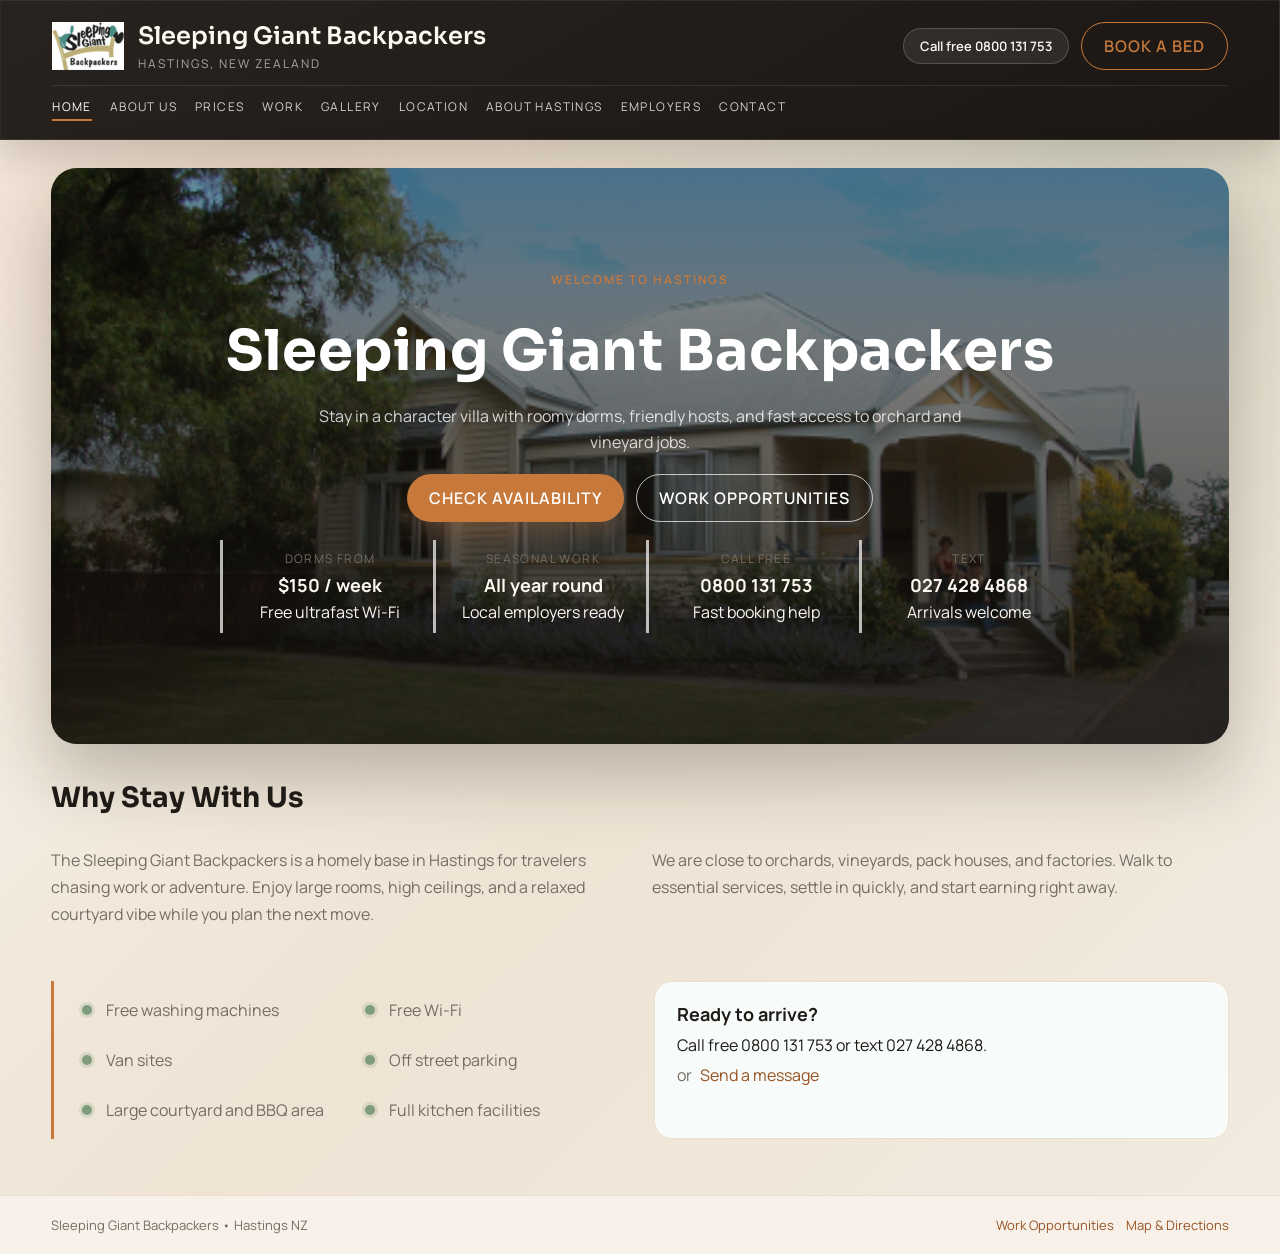
<file: index.html>
<!DOCTYPE html>
<html lang="en">
  <head>
    <meta charset="UTF-8" />
    <meta name="viewport" content="width=device-width, initial-scale=1" />
    <title>Sleeping Giant Backpackers | Home</title>
    <link rel="stylesheet" href="styles.css" />
  </head>
  <body class="page-home">
    <a class="skip-link" href="#main">Skip to content</a>
    <main id="main">
      <header class="site-header reveal">
        <div class="header-top">
          <div class="brand">
            <img
              class="brand-logo"
              src="assets/logo.png"
              alt="Sleeping Giant Backpackers logo"
            />
            <div>
              <p class="brand-title">Sleeping Giant Backpackers</p>
              <p class="brand-sub">Hastings, New Zealand</p>
            </div>
          </div>
          <div class="header-cta">
            <span class="contact-chip">Call free 0800 131 753</span>
            <a class="button ghost" href="contact.html">Book a bed</a>
          </div>
        </div>
        <nav class="site-nav stagger">
          <a class="nav-home" href="index.html" aria-current="page">Home</a>
          <a class="nav-about" href="about.html">About Us</a>
          <a class="nav-prices" href="prices.html">Prices</a>
          <a class="nav-work" href="work.html">Work</a>
          <a class="nav-gallery" href="gallery.html">Gallery</a>
          <a class="nav-location" href="location.html">Location</a>
          <a class="nav-hastings" href="about-hastings.html">About Hastings</a>
          <a class="nav-employers" href="employers.html">Employers</a>
          <a class="nav-contact" href="contact.html">Contact</a>
        </nav>
      </header>

      <section class="hero reveal">
        <div class="hero-media">
          <img
            src="assets/photos/sleeping_giant_hastings_backpackers_03.png"
            alt="Exterior of Sleeping Giant Backpackers"
          />
        </div>
        <div class="hero-content">
          <p class="eyebrow">Welcome to Hastings</p>
          <h1>Sleeping Giant Backpackers</h1>
          <p class="hero-copy">
            Stay in a character villa with roomy dorms, friendly hosts, and fast
            access to orchard and vineyard jobs.
          </p>
          <div class="hero-actions">
            <a class="button" href="contact.html">Check Availability</a>
            <a class="button ghost" href="work.html">Work Opportunities</a>
          </div>
          <div class="info-grid stagger">
            <div class="info-card">
              <p class="info-label">Dorms from</p>
              <strong>$150 / week</strong>
              <span>Free ultrafast Wi-Fi</span>
            </div>
            <div class="info-card">
              <p class="info-label">Seasonal work</p>
              <strong>All year round</strong>
              <span>Local employers ready</span>
            </div>
            <div class="info-card">
              <p class="info-label">Call free</p>
              <strong>0800 131 753</strong>
              <span>Fast booking help</span>
            </div>
            <div class="info-card">
              <p class="info-label">Text</p>
              <strong>027 428 4868</strong>
              <span>Arrivals welcome</span>
            </div>
          </div>
        </div>
      </section>

      <section class="section reveal">
        <h2>Why Stay With Us</h2>
        <div class="two-column">
          <p>
            The Sleeping Giant Backpackers is a homely base in Hastings for
            travelers chasing work or adventure. Enjoy large rooms, high
            ceilings, and a relaxed courtyard vibe while you plan the next move.
          </p>
          <p>
            We are close to orchards, vineyards, pack houses, and factories.
            Walk to essential services, settle in quickly, and start earning
            right away.
          </p>
        </div>
      </section>

      <section class="section split-panels reveal">
        <div class="split-panel">
          <div class="panel">
            <ul class="feature-list stagger">
              <li>Free washing machines</li>
              <li>Free Wi-Fi</li>
              <li>Van sites</li>
              <li>Off street parking</li>
              <li>Large courtyard and BBQ area</li>
              <li>Full kitchen facilities</li>
            </ul>
          </div>
        </div>
        <div class="split-panel">
          <div class="cta">
            <strong>Ready to arrive?</strong>
            <span>Call free 0800 131 753 or text 027 428 4868.</span>
            <div class="cta-line">
              <span class="cta-or">or</span>
              <a class="cta-link" href="contact.html">Send a message</a>
            </div>
          </div>
        </div>
      </section>

      <footer class="footer">
        <span>Sleeping Giant Backpackers • Hastings NZ</span>
        <div class="link-list">
          <a href="work.html">Work Opportunities</a>
          <a href="location.html">Map & Directions</a>
        </div>
      </footer>
    </main>
    <script src="site.js"></script>
  </body>
</html>
</file>
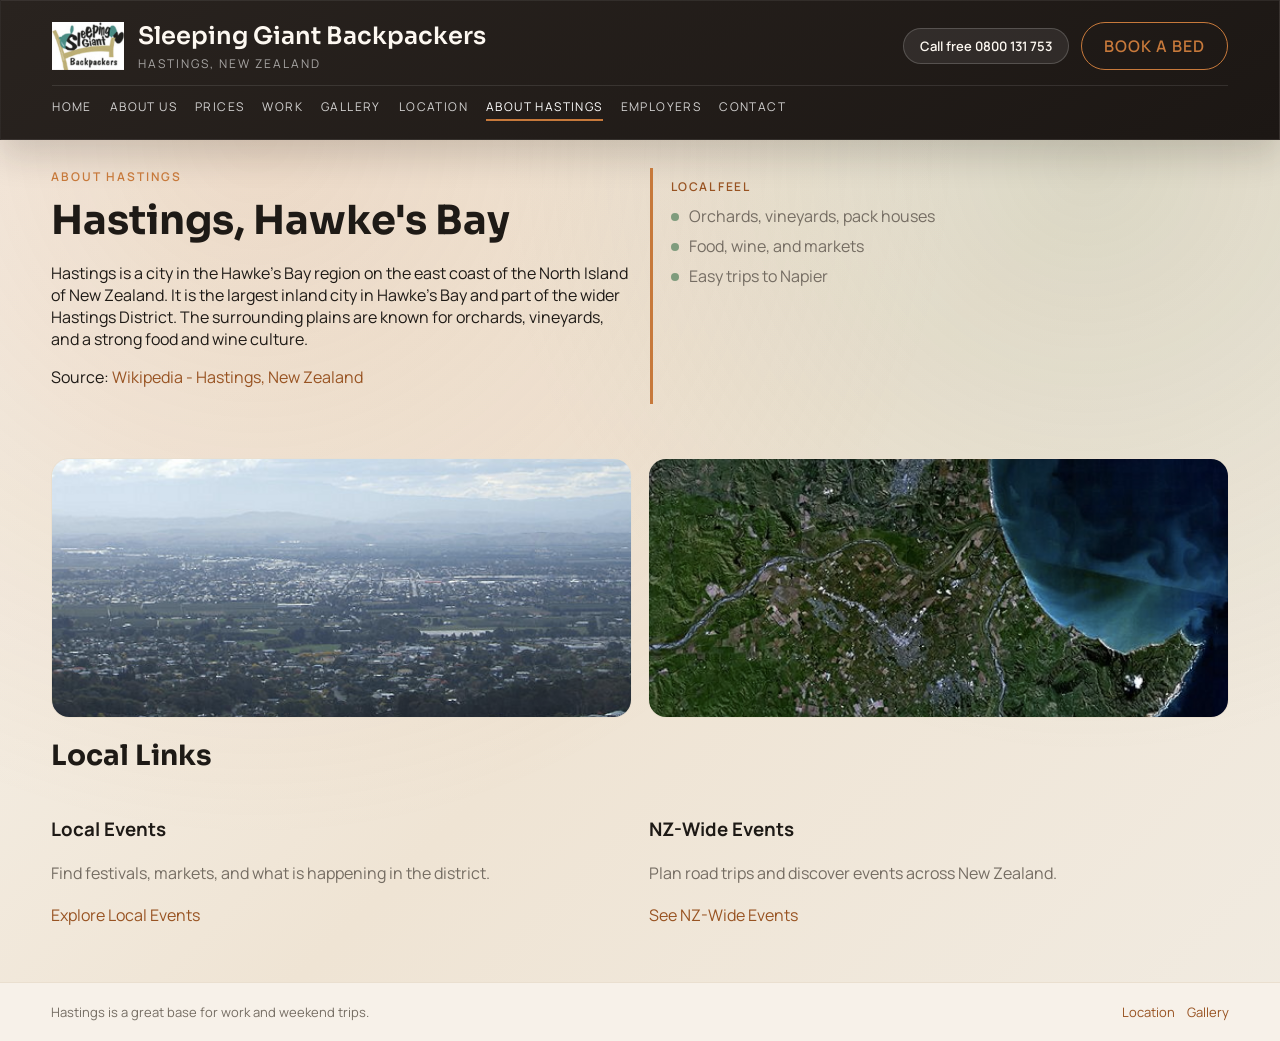
<file: about-hastings.html>
<!DOCTYPE html>
<html lang="en">
  <head>
    <meta charset="UTF-8" />
    <meta name="viewport" content="width=device-width, initial-scale=1" />
    <title>Sleeping Giant Backpackers | About Hastings</title>
    <link rel="stylesheet" href="styles.css" />
  </head>
  <body class="page-hastings">
    <a class="skip-link" href="#main">Skip to content</a>
    <main id="main">
      <header class="site-header reveal">
        <div class="header-top">
          <div class="brand">
            <img
              class="brand-logo"
              src="assets/logo.png"
              alt="Sleeping Giant Backpackers logo"
            />
            <div>
              <p class="brand-title">Sleeping Giant Backpackers</p>
              <p class="brand-sub">Hastings, New Zealand</p>
            </div>
          </div>
          <div class="header-cta">
            <span class="contact-chip">Call free 0800 131 753</span>
            <a class="button ghost" href="contact.html">Book a bed</a>
          </div>
        </div>
        <nav class="site-nav stagger">
          <a class="nav-home" href="index.html">Home</a>
          <a class="nav-about" href="about.html">About Us</a>
          <a class="nav-prices" href="prices.html">Prices</a>
          <a class="nav-work" href="work.html">Work</a>
          <a class="nav-gallery" href="gallery.html">Gallery</a>
          <a class="nav-location" href="location.html">Location</a>
          <a class="nav-hastings" href="about-hastings.html" aria-current="page"
            >About Hastings</a
          >
          <a class="nav-employers" href="employers.html">Employers</a>
          <a class="nav-contact" href="contact.html">Contact</a>
        </nav>
      </header>

      <section class="page-hero reveal">
        <div>
          <p class="eyebrow">About Hastings</p>
          <h1>Hastings, Hawke's Bay</h1>
          <p>
            Hastings is a city in the Hawke's Bay region on the east coast of
            the North Island of New Zealand. It is the largest inland city in
            Hawke's Bay and part of the wider Hastings District. The surrounding
            plains are known for orchards, vineyards, and a strong food and wine
            culture.
          </p>
          <p>
            Source:
            <a
              href="https://en.wikipedia.org/wiki/Hastings,_New_Zealand"
              target="_blank"
              rel="noreferrer"
              >Wikipedia - Hastings, New Zealand</a
            >
          </p>
        </div>
        <div class="panel">
          <p class="panel-title">Local feel</p>
          <ul class="mini-list">
            <li>Orchards, vineyards, pack houses</li>
            <li>Food, wine, and markets</li>
            <li>Easy trips to Napier</li>
          </ul>
        </div>
      </section>

      <section class="section reveal">
        <div class="image-strip stagger">
          <img
            src="assets/photos/sleeping_giant_hastings_backpackers_97.png"
            alt="Hastings city and orchards"
          />
          <img
            src="assets/photos/sleeping_giant_hastings_backpackers_98.png"
            alt="Hawke's Bay landscape"
          />
        </div>
        <h2>Local Links</h2>
        <div class="card-grid stagger">
          <article class="card">
            <div class="card-body">
              <h3>Local Events</h3>
              <p>
                Find festivals, markets, and what is happening in the district.
              </p>
              <a
                href="https://www.hawkesbaynz.com/destinations/hastings-district"
                target="_blank"
                rel="noreferrer"
                >Explore Local Events</a
              >
            </div>
          </article>
          <article class="card">
            <div class="card-body">
              <h3>NZ-Wide Events</h3>
              <p>Plan road trips and discover events across New Zealand.</p>
              <a
                href="https://www.eventfinda.co.nz/"
                target="_blank"
                rel="noreferrer"
                >See NZ-Wide Events</a
              >
            </div>
          </article>
        </div>
      </section>

      <footer class="footer">
        <span>Hastings is a great base for work and weekend trips.</span>
        <div class="link-list">
          <a href="location.html">Location</a>
          <a href="gallery.html">Gallery</a>
        </div>
      </footer>
    </main>
    <script src="site.js"></script>
  </body>
</html>
</file>
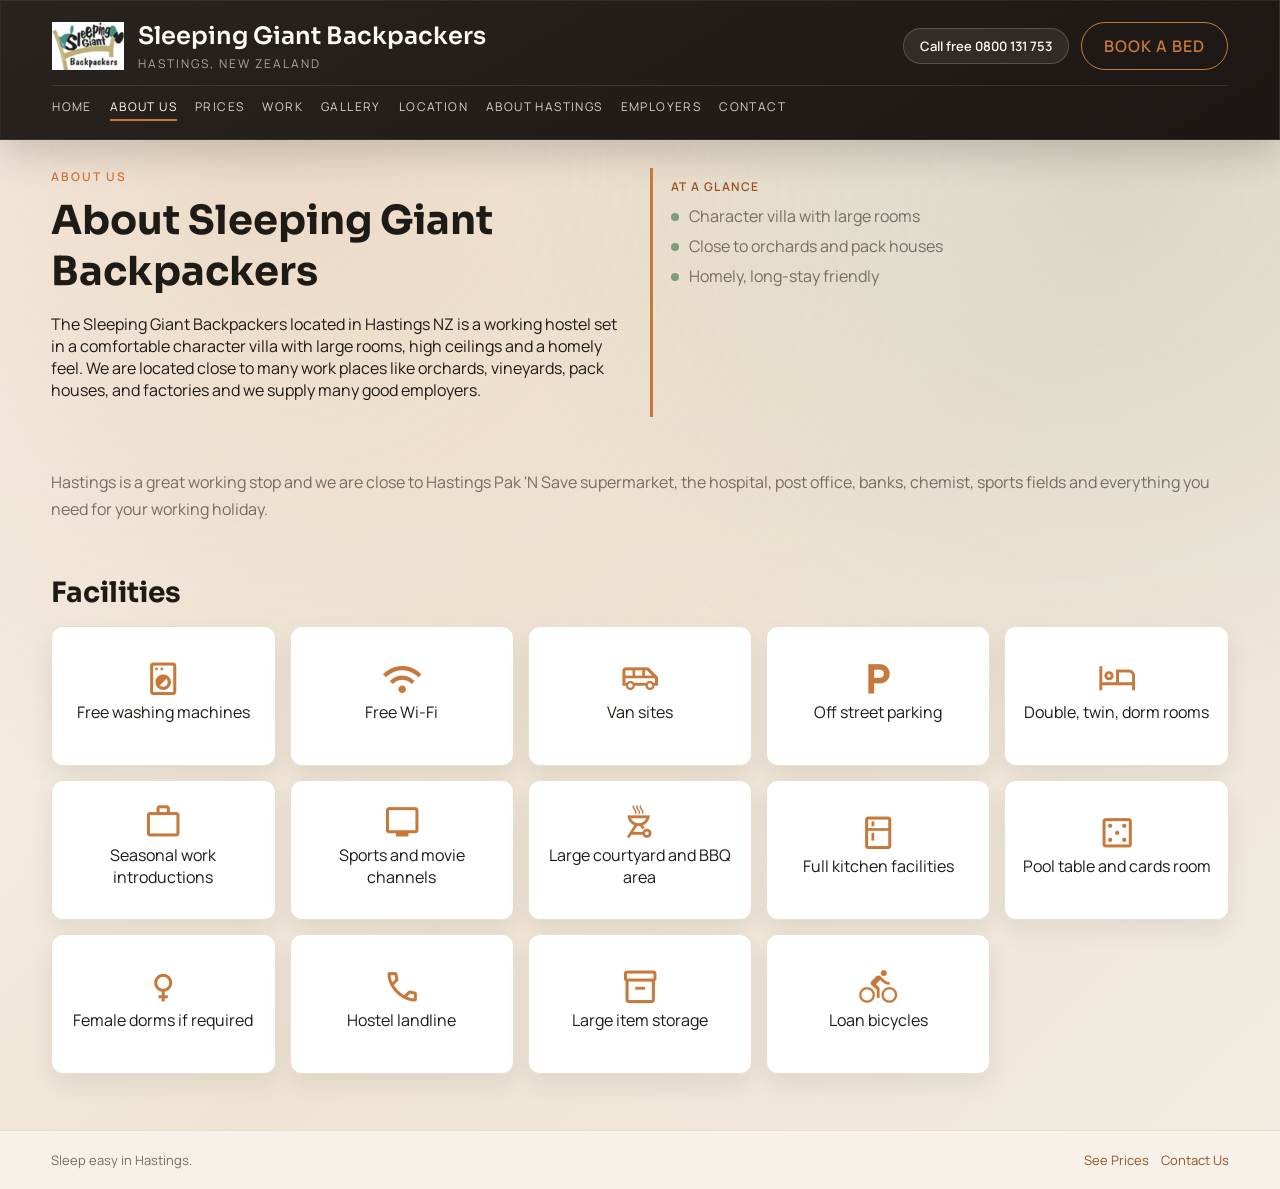
<file: about.html>
<!DOCTYPE html>
<html lang="en">
  <head>
    <meta charset="UTF-8" />
    <meta name="viewport" content="width=device-width, initial-scale=1" />
    <title>Sleeping Giant Backpackers | About Us</title>
    <link rel="stylesheet" href="styles.css" />
    <link
      rel="stylesheet"
      href="https://fonts.googleapis.com/css2?family=Material+Symbols+Outlined:opsz,wght,FILL,GRAD@20..48,300..700,0..1,-50..200"
    />
  </head>
  <body class="page-about">
    <a class="skip-link" href="#main">Skip to content</a>
    <main id="main">
      <header class="site-header reveal">
        <div class="header-top">
          <div class="brand">
            <img
              class="brand-logo"
              src="assets/logo.png"
              alt="Sleeping Giant Backpackers logo"
            />
            <div>
              <p class="brand-title">Sleeping Giant Backpackers</p>
              <p class="brand-sub">Hastings, New Zealand</p>
            </div>
          </div>
          <div class="header-cta">
            <span class="contact-chip">Call free 0800 131 753</span>
            <a class="button ghost" href="contact.html">Book a bed</a>
          </div>
        </div>
        <nav class="site-nav stagger">
          <a class="nav-home" href="index.html">Home</a>
          <a class="nav-about" href="about.html" aria-current="page"
            >About Us</a
          >
          <a class="nav-prices" href="prices.html">Prices</a>
          <a class="nav-work" href="work.html">Work</a>
          <a class="nav-gallery" href="gallery.html">Gallery</a>
          <a class="nav-location" href="location.html">Location</a>
          <a class="nav-hastings" href="about-hastings.html">About Hastings</a>
          <a class="nav-employers" href="employers.html">Employers</a>
          <a class="nav-contact" href="contact.html">Contact</a>
        </nav>
      </header>

      <section class="page-hero reveal">
        <div>
          <p class="eyebrow">About Us</p>
          <h1>About Sleeping Giant Backpackers</h1>
          <p>
            The Sleeping Giant Backpackers located in Hastings NZ is a working
            hostel set in a comfortable character villa with large rooms, high
            ceilings and a homely feel. We are located close to many work places
            like orchards, vineyards, pack houses, and factories and we supply
            many good employers.
          </p>
        </div>
        <div class="panel">
          <p class="panel-title">At a glance</p>
          <ul class="mini-list">
            <li>Character villa with large rooms</li>
            <li>Close to orchards and pack houses</li>
            <li>Homely, long-stay friendly</li>
          </ul>
        </div>
      </section>

      <section class="section reveal">
        <p>
          Hastings is a great working stop and we are close to Hastings Pak 'N
          Save supermarket, the hospital, post office, banks, chemist, sports
          fields and everything you need for your working holiday.
        </p>
      </section>

      <section class="section reveal">
        <h2>Facilities</h2>
        <ul class="facility-grid stagger">
          <li class="facility-card">
            <span
              class="material-symbols-outlined facility-icon"
              aria-hidden="true"
              >local_laundry_service</span
            >
            <span>Free washing machines</span>
          </li>
          <li class="facility-card">
            <span
              class="material-symbols-outlined facility-icon"
              aria-hidden="true"
              >wifi</span
            >
            <span>Free Wi-Fi</span>
          </li>
          <li class="facility-card">
            <span
              class="material-symbols-outlined facility-icon"
              aria-hidden="true"
              >airport_shuttle</span
            >
            <span>Van sites</span>
          </li>
          <li class="facility-card">
            <span
              class="material-symbols-outlined facility-icon"
              aria-hidden="true"
              >local_parking</span
            >
            <span>Off street parking</span>
          </li>
          <li class="facility-card">
            <span
              class="material-symbols-outlined facility-icon"
              aria-hidden="true"
              >hotel</span
            >
            <span>Double, twin, dorm rooms</span>
          </li>
          <li class="facility-card">
            <span
              class="material-symbols-outlined facility-icon"
              aria-hidden="true"
              >work</span
            >
            <span>Seasonal work introductions</span>
          </li>
          <li class="facility-card">
            <span
              class="material-symbols-outlined facility-icon"
              aria-hidden="true"
              >tv</span
            >
            <span>Sports and movie channels</span>
          </li>
          <li class="facility-card">
            <span
              class="material-symbols-outlined facility-icon"
              aria-hidden="true"
              >outdoor_grill</span
            >
            <span>Large courtyard and BBQ area</span>
          </li>
          <li class="facility-card">
            <span
              class="material-symbols-outlined facility-icon"
              aria-hidden="true"
              >kitchen</span
            >
            <span>Full kitchen facilities</span>
          </li>
          <li class="facility-card">
            <span
              class="material-symbols-outlined facility-icon"
              aria-hidden="true"
              >casino</span
            >
            <span>Pool table and cards room</span>
          </li>
          <li class="facility-card">
            <span
              class="material-symbols-outlined facility-icon"
              aria-hidden="true"
              >female</span
            >
            <span>Female dorms if required</span>
          </li>
          <li class="facility-card">
            <span
              class="material-symbols-outlined facility-icon"
              aria-hidden="true"
              >call</span
            >
            <span>Hostel landline</span>
          </li>
          <li class="facility-card">
            <span
              class="material-symbols-outlined facility-icon"
              aria-hidden="true"
              >inventory_2</span
            >
            <span>Large item storage</span>
          </li>
          <li class="facility-card">
            <span
              class="material-symbols-outlined facility-icon"
              aria-hidden="true"
              >directions_bike</span
            >
            <span>Loan bicycles</span>
          </li>
        </ul>
      </section>

      <footer class="footer">
        <span>Sleep easy in Hastings.</span>
        <div class="link-list">
          <a href="prices.html">See Prices</a>
          <a href="contact.html">Contact Us</a>
        </div>
      </footer>
    </main>
    <script src="site.js"></script>
  </body>
</html>
</file>
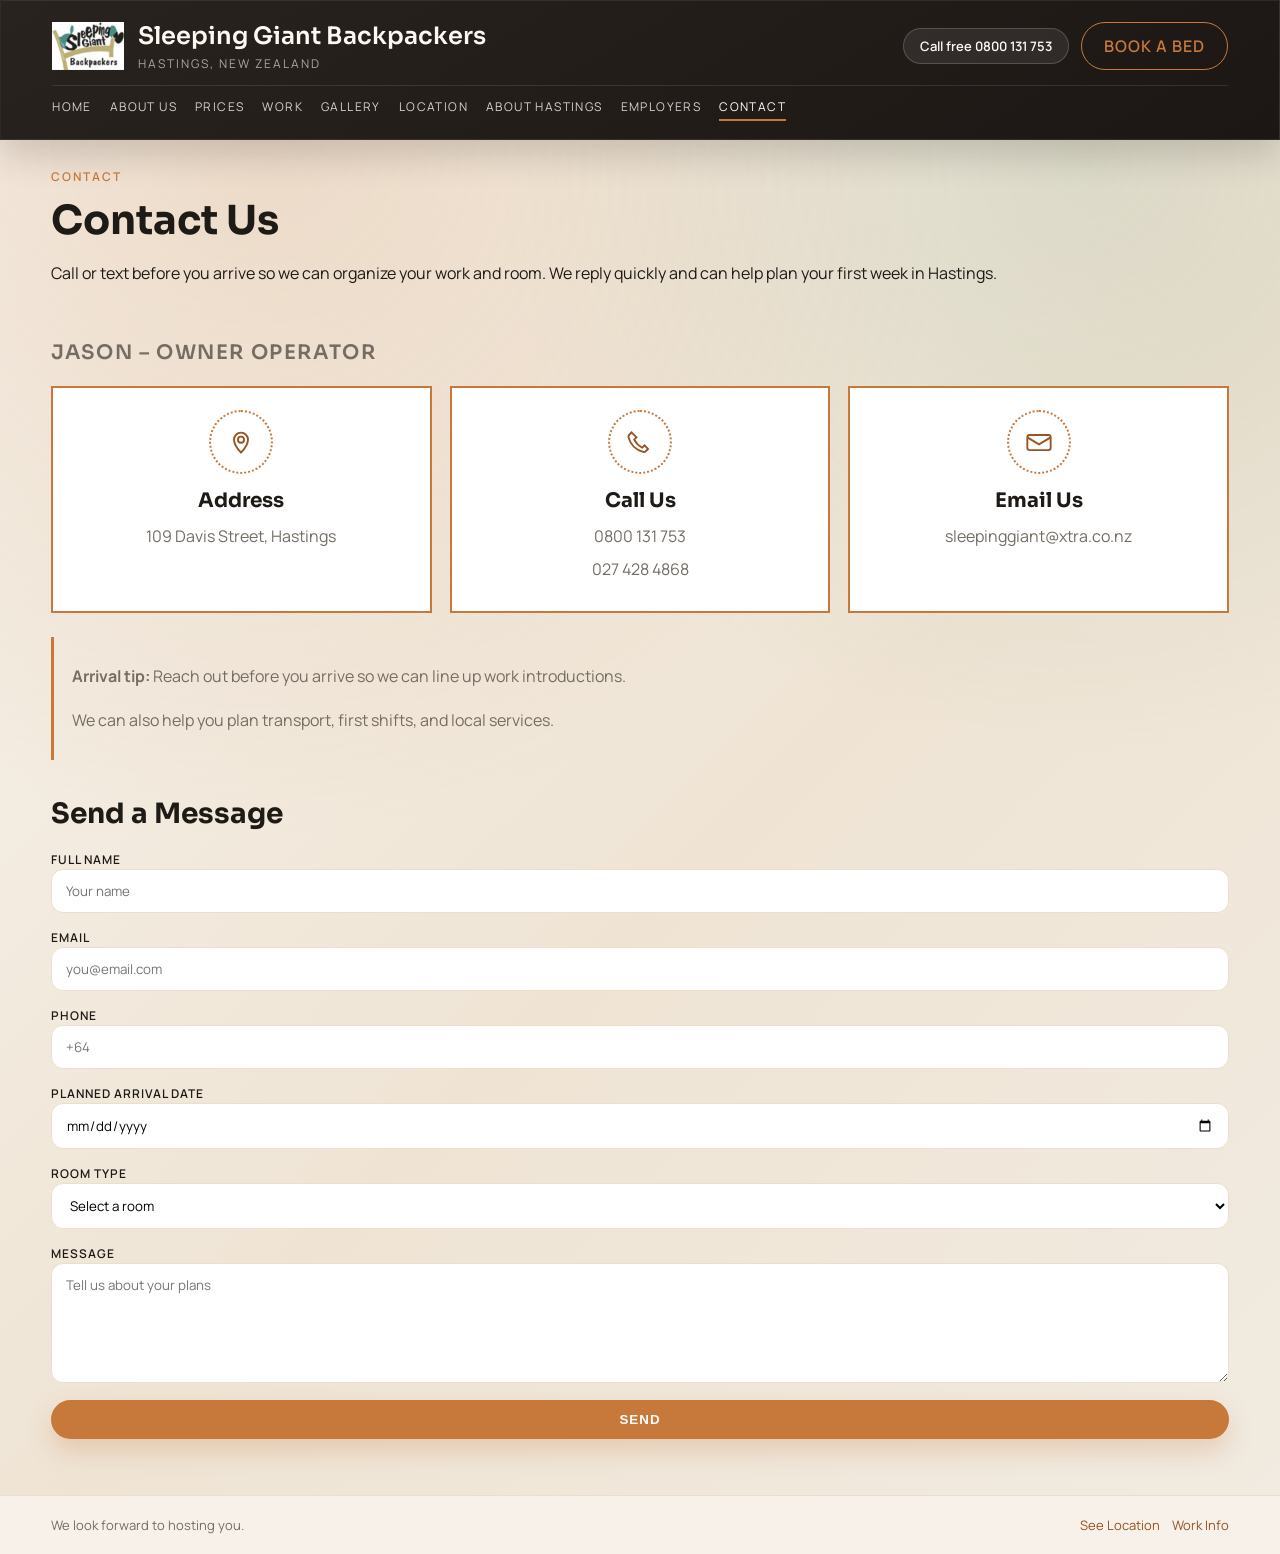
<file: contact.html>
<!DOCTYPE html>
<html lang="en">
  <head>
    <meta charset="UTF-8" />
    <meta name="viewport" content="width=device-width, initial-scale=1" />
    <title>Sleeping Giant Backpackers | Contact</title>
    <link rel="stylesheet" href="styles.css" />
  </head>
  <body class="page-contact">
    <a class="skip-link" href="#main">Skip to content</a>
    <main id="main">
      <header class="site-header reveal">
        <div class="header-top">
          <div class="brand">
            <img
              class="brand-logo"
              src="assets/logo.png"
              alt="Sleeping Giant Backpackers logo"
            />
            <div>
              <p class="brand-title">Sleeping Giant Backpackers</p>
              <p class="brand-sub">Hastings, New Zealand</p>
            </div>
          </div>
          <div class="header-cta">
            <span class="contact-chip">Call free 0800 131 753</span>
            <a class="button ghost" href="contact.html">Book a bed</a>
          </div>
        </div>
        <nav class="site-nav stagger">
          <a class="nav-home" href="index.html">Home</a>
          <a class="nav-about" href="about.html">About Us</a>
          <a class="nav-prices" href="prices.html">Prices</a>
          <a class="nav-work" href="work.html">Work</a>
          <a class="nav-gallery" href="gallery.html">Gallery</a>
          <a class="nav-location" href="location.html">Location</a>
          <a class="nav-hastings" href="about-hastings.html">About Hastings</a>
          <a class="nav-employers" href="employers.html">Employers</a>
          <a class="nav-contact" href="contact.html" aria-current="page"
            >Contact</a
          >
        </nav>
      </header>

      <section class="page-hero reveal">
        <div>
          <p class="eyebrow">Contact</p>
          <h1>Contact Us</h1>
          <p>
            Call or text before you arrive so we can organize your work and
            room. We reply quickly and can help plan your first week in
            Hastings.
          </p>
        </div>
      </section>

      <section class="section reveal">
        <p class="contact-owner">Jason – Owner Operator</p>
        <div class="contact-cards stagger">
          <article class="contact-card">
            <div class="contact-icon" aria-hidden="true">
              <svg viewBox="0 0 24 24" role="img" aria-hidden="true">
                <path
                  d="M12 21s6-6.2 6-11a6 6 0 1 0-12 0c0 4.8 6 11 6 11Z"
                  fill="none"
                  stroke="currentColor"
                  stroke-width="1.6"
                />
                <circle
                  cx="12"
                  cy="10"
                  r="2.6"
                  fill="none"
                  stroke="currentColor"
                  stroke-width="1.6"
                />
              </svg>
            </div>
            <h3>Address</h3>
            <p>109 Davis Street, Hastings</p>
          </article>
          <article class="contact-card">
            <div class="contact-icon" aria-hidden="true">
              <svg viewBox="0 0 24 24" role="img" aria-hidden="true">
                <path
                  d="M6 5l3 3-2 2c1.6 3 3.9 5.3 6.9 6.9l2-2 3 3-2 2c-.6.6-1.4.8-2.2.6-6.2-1.5-11-6.3-12.5-12.5-.2-.8 0-1.6.6-2.2l2-2Z"
                  fill="none"
                  stroke="currentColor"
                  stroke-width="1.6"
                />
              </svg>
            </div>
            <h3>Call Us</h3>
            <p>0800 131 753</p>
            <p>027 428 4868</p>
          </article>
          <article class="contact-card">
            <div class="contact-icon" aria-hidden="true">
              <svg viewBox="0 0 24 24" role="img" aria-hidden="true">
                <path
                  d="M4 6h16a2 2 0 0 1 2 2v9a2 2 0 0 1-2 2H4a2 2 0 0 1-2-2V8a2 2 0 0 1 2-2Z"
                  fill="none"
                  stroke="currentColor"
                  stroke-width="1.6"
                />
                <path
                  d="M22 8l-10 6L2 8"
                  fill="none"
                  stroke="currentColor"
                  stroke-width="1.6"
                />
              </svg>
            </div>
            <h3>Email Us</h3>
            <p>sleepinggiant@xtra.co.nz</p>
          </article>
        </div>
        <div class="table-block">
          <p>
            <strong>Arrival tip:</strong> Reach out before you arrive so we can
            line up work introductions.
          </p>
          <p>
            We can also help you plan transport, first shifts, and local
            services.
          </p>
        </div>
      </section>

      <section class="section reveal">
        <h2>Send a Message</h2>
        <form class="form-grid">
          <div>
            <label for="name">Full Name</label>
            <input id="name" name="name" type="text" placeholder="Your name" />
          </div>
          <div>
            <label for="email">Email</label>
            <input
              id="email"
              name="email"
              type="email"
              placeholder="you@email.com"
            />
          </div>
          <div>
            <label for="phone">Phone</label>
            <input id="phone" name="phone" type="tel" placeholder="+64" />
          </div>
          <div>
            <label for="arrival">Planned Arrival Date</label>
            <input id="arrival" name="arrival" type="date" />
          </div>
          <div>
            <label for="room">Room Type</label>
            <select id="room" name="room">
              <option value="">Select a room</option>
              <option value="single">Single</option>
              <option value="double">Double</option>
              <option value="dorm">Dorm</option>
            </select>
          </div>
          <div>
            <label for="message">Message</label>
            <textarea
              id="message"
              name="message"
              placeholder="Tell us about your plans"
            ></textarea>
          </div>
          <button class="button" type="submit">Send</button>
        </form>
      </section>

      <footer class="footer">
        <span>We look forward to hosting you.</span>
        <div class="link-list">
          <a href="location.html">See Location</a>
          <a href="work.html">Work Info</a>
        </div>
      </footer>
    </main>
    <script src="site.js"></script>
  </body>
</html>
</file>
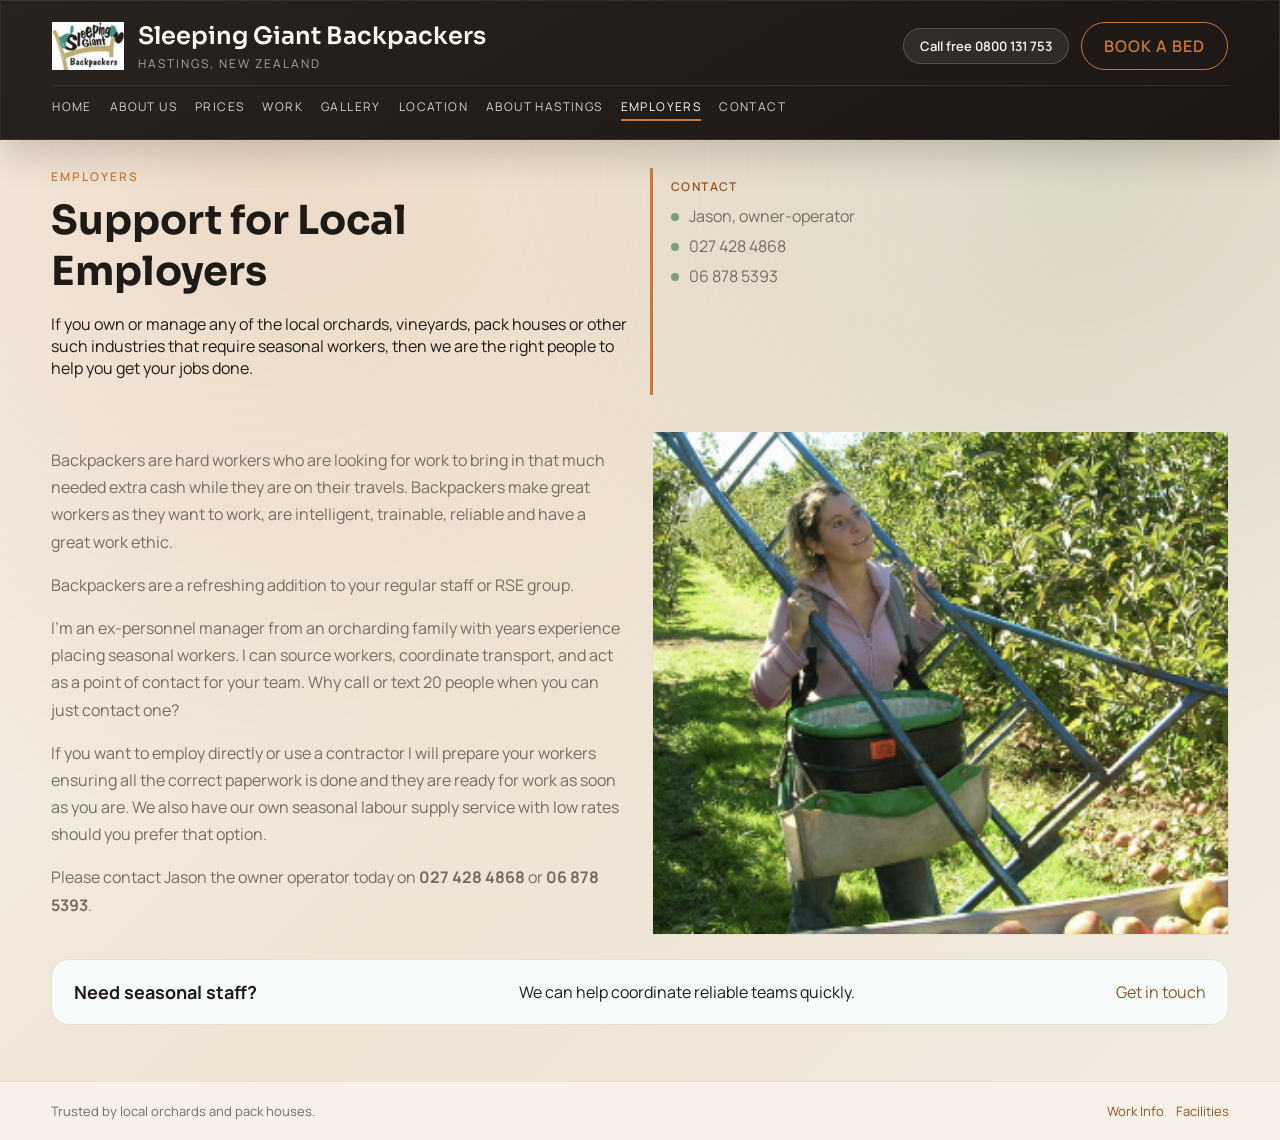
<file: employers.html>
<!DOCTYPE html>
<html lang="en">
  <head>
    <meta charset="UTF-8" />
    <meta name="viewport" content="width=device-width, initial-scale=1" />
    <title>Sleeping Giant Backpackers | Employers</title>
    <link rel="stylesheet" href="styles.css" />
  </head>
  <body class="page-employers">
    <a class="skip-link" href="#main">Skip to content</a>
    <main id="main">
      <header class="site-header reveal">
        <div class="header-top">
          <div class="brand">
            <img
              class="brand-logo"
              src="assets/logo.png"
              alt="Sleeping Giant Backpackers logo"
            />
            <div>
              <p class="brand-title">Sleeping Giant Backpackers</p>
              <p class="brand-sub">Hastings, New Zealand</p>
            </div>
          </div>
          <div class="header-cta">
            <span class="contact-chip">Call free 0800 131 753</span>
            <a class="button ghost" href="contact.html">Book a bed</a>
          </div>
        </div>
        <nav class="site-nav stagger">
          <a class="nav-home" href="index.html">Home</a>
          <a class="nav-about" href="about.html">About Us</a>
          <a class="nav-prices" href="prices.html">Prices</a>
          <a class="nav-work" href="work.html">Work</a>
          <a class="nav-gallery" href="gallery.html">Gallery</a>
          <a class="nav-location" href="location.html">Location</a>
          <a class="nav-hastings" href="about-hastings.html">About Hastings</a>
          <a class="nav-employers" href="employers.html" aria-current="page"
            >Employers</a
          >
          <a class="nav-contact" href="contact.html">Contact</a>
        </nav>
      </header>

      <section class="page-hero reveal">
        <div>
          <p class="eyebrow">Employers</p>
          <h1>Support for Local Employers</h1>
          <p>
            If you own or manage any of the local orchards, vineyards, pack
            houses or other such industries that require seasonal workers, then
            we are the right people to help you get your jobs done.
          </p>
        </div>
        <div class="panel">
          <p class="panel-title">Contact</p>
          <ul class="mini-list">
            <li>Jason, owner-operator</li>
            <li>027 428 4868</li>
            <li>06 878 5393</li>
          </ul>
        </div>
      </section>

      <section class="section reveal">
        <div class="two-column employers-layout">
          <div>
            <p>
              Backpackers are hard workers who are looking for work to bring in
              that much needed extra cash while they are on their travels.
              Backpackers make great workers as they want to work, are
              intelligent, trainable, reliable and have a great work ethic.
            </p>
            <p>
              Backpackers are a refreshing addition to your regular staff or RSE
              group.
            </p>
            <p>
              I'm an ex-personnel manager from an orcharding family with years
              experience placing seasonal workers. I can source workers,
              coordinate transport, and act as a point of contact for your team.
              Why call or text 20 people when you can just contact one?
            </p>
            <p>
              If you want to employ directly or use a contractor I will prepare
              your workers ensuring all the correct paperwork is done and they
              are ready for work as soon as you are. We also have our own
              seasonal labour supply service with low rates should you prefer
              that option.
            </p>
            <p>
              Please contact Jason the owner operator today on
              <strong>027 428 4868</strong> or <strong>06 878 5393</strong>.
            </p>
          </div>
          <div class="employers-photo">
            <img
              class="square-photo"
              src="assets/photos/sleeping_giant_hastings_backpackers_81.png"
              alt="Seasonal harvest team"
            />
          </div>
        </div>
      </section>

      <section class="cta reveal">
        <strong>Need seasonal staff?</strong>
        <span>We can help coordinate reliable teams quickly.</span>
        <a href="contact.html">Get in touch</a>
      </section>

      <footer class="footer">
        <span>Trusted by local orchards and pack houses.</span>
        <div class="link-list">
          <a href="work.html">Work Info</a>
          <a href="about.html">Facilities</a>
        </div>
      </footer>
    </main>
    <script src="site.js"></script>
  </body>
</html>
</file>
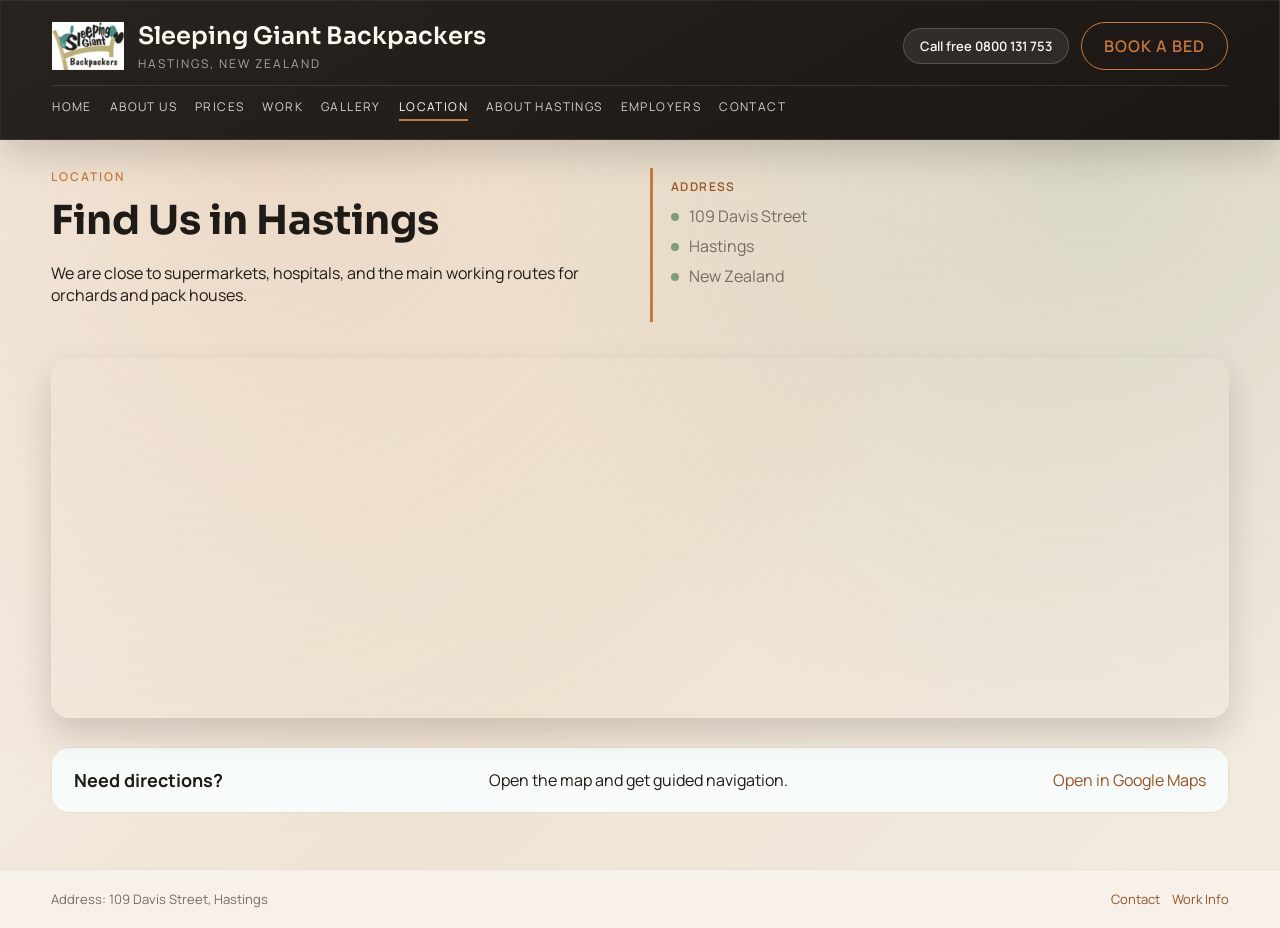
<file: location.html>
<!DOCTYPE html>
<html lang="en">
  <head>
    <meta charset="UTF-8" />
    <meta name="viewport" content="width=device-width, initial-scale=1" />
    <title>Sleeping Giant Backpackers | Location</title>
    <link rel="stylesheet" href="styles.css" />
  </head>
  <body class="page-location">
    <a class="skip-link" href="#main">Skip to content</a>
    <main id="main">
      <header class="site-header reveal">
        <div class="header-top">
          <div class="brand">
            <img
              class="brand-logo"
              src="assets/logo.png"
              alt="Sleeping Giant Backpackers logo"
            />
            <div>
              <p class="brand-title">Sleeping Giant Backpackers</p>
              <p class="brand-sub">Hastings, New Zealand</p>
            </div>
          </div>
          <div class="header-cta">
            <span class="contact-chip">Call free 0800 131 753</span>
            <a class="button ghost" href="contact.html">Book a bed</a>
          </div>
        </div>
        <nav class="site-nav stagger">
          <a class="nav-home" href="index.html">Home</a>
          <a class="nav-about" href="about.html">About Us</a>
          <a class="nav-prices" href="prices.html">Prices</a>
          <a class="nav-work" href="work.html">Work</a>
          <a class="nav-gallery" href="gallery.html">Gallery</a>
          <a class="nav-location" href="location.html" aria-current="page"
            >Location</a
          >
          <a class="nav-hastings" href="about-hastings.html">About Hastings</a>
          <a class="nav-employers" href="employers.html">Employers</a>
          <a class="nav-contact" href="contact.html">Contact</a>
        </nav>
      </header>

      <section class="page-hero reveal">
        <div>
          <p class="eyebrow">Location</p>
          <h1>Find Us in Hastings</h1>
          <p>
            We are close to supermarkets, hospitals, and the main working routes
            for orchards and pack houses.
          </p>
        </div>
        <div class="panel">
          <p class="panel-title">Address</p>
          <ul class="mini-list">
            <li>109 Davis Street</li>
            <li>Hastings</li>
            <li>New Zealand</li>
          </ul>
        </div>
      </section>

      <section class="section reveal">
        <iframe
          class="map-frame"
          title="Map to Hastings, New Zealand"
          src="https://www.google.com/maps?q=109%20Davis%20Street%20Hastings%20New%20Zealand&output=embed"
          loading="lazy"
          referrerpolicy="no-referrer-when-downgrade"
        ></iframe>
        <div class="cta">
          <strong>Need directions?</strong>
          <span>Open the map and get guided navigation.</span>
          <a
            href="https://maps.google.com/?q=109%20Davis%20Street%20Hastings%20New%20Zealand"
            target="_blank"
            rel="noreferrer"
            >Open in Google Maps</a
          >
        </div>
      </section>

      <footer class="footer">
        <span>Address: 109 Davis Street, Hastings</span>
        <div class="link-list">
          <a href="contact.html">Contact</a>
          <a href="work.html">Work Info</a>
        </div>
      </footer>
    </main>
    <script src="site.js"></script>
  </body>
</html>
</file>
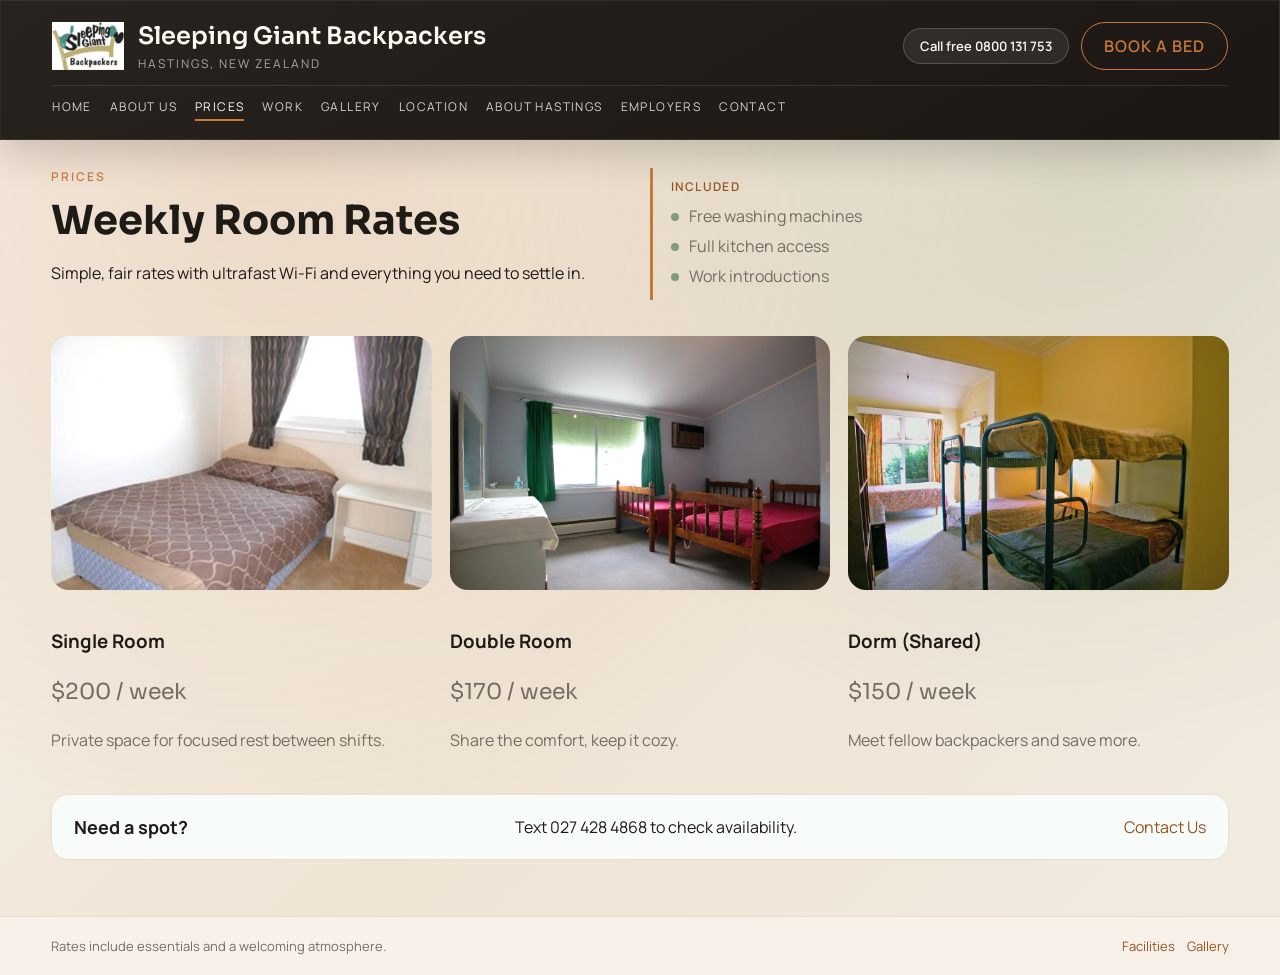
<file: prices.html>
<!DOCTYPE html>
<html lang="en">
  <head>
    <meta charset="UTF-8" />
    <meta name="viewport" content="width=device-width, initial-scale=1" />
    <title>Sleeping Giant Backpackers | Prices</title>
    <link rel="stylesheet" href="styles.css" />
  </head>
  <body class="page-prices">
    <a class="skip-link" href="#main">Skip to content</a>
    <main id="main">
      <header class="site-header reveal">
        <div class="header-top">
          <div class="brand">
            <img
              class="brand-logo"
              src="assets/logo.png"
              alt="Sleeping Giant Backpackers logo"
            />
            <div>
              <p class="brand-title">Sleeping Giant Backpackers</p>
              <p class="brand-sub">Hastings, New Zealand</p>
            </div>
          </div>
          <div class="header-cta">
            <span class="contact-chip">Call free 0800 131 753</span>
            <a class="button ghost" href="contact.html">Book a bed</a>
          </div>
        </div>
        <nav class="site-nav stagger">
          <a class="nav-home" href="index.html">Home</a>
          <a class="nav-about" href="about.html">About Us</a>
          <a class="nav-prices" href="prices.html" aria-current="page"
            >Prices</a
          >
          <a class="nav-work" href="work.html">Work</a>
          <a class="nav-gallery" href="gallery.html">Gallery</a>
          <a class="nav-location" href="location.html">Location</a>
          <a class="nav-hastings" href="about-hastings.html">About Hastings</a>
          <a class="nav-employers" href="employers.html">Employers</a>
          <a class="nav-contact" href="contact.html">Contact</a>
        </nav>
      </header>

      <section class="page-hero reveal">
        <div>
          <p class="eyebrow">Prices</p>
          <h1>Weekly Room Rates</h1>
          <p>
            Simple, fair rates with ultrafast Wi-Fi and everything you need to
            settle in.
          </p>
        </div>
        <div class="panel">
          <p class="panel-title">Included</p>
          <ul class="mini-list">
            <li>Free washing machines</li>
            <li>Full kitchen access</li>
            <li>Work introductions</li>
          </ul>
        </div>
      </section>

      <section class="section reveal">
        <div class="card-grid stagger">
          <article class="card">
            <img
              src="assets/photos/sleeping_giant_hastings_backpackers_10.png"
              alt="Single room placeholder"
            />
            <div class="card-body">
              <h3>Single Room</h3>
              <p class="price-tag">$200 / week</p>
              <p>Private space for focused rest between shifts.</p>
            </div>
          </article>
          <article class="card">
            <img
              src="assets/photos/sleeping_giant_hastings_backpackers_24.png"
              alt="Double room placeholder"
            />
            <div class="card-body">
              <h3>Double Room</h3>
              <p class="price-tag">$170 / week</p>
              <p>Share the comfort, keep it cozy.</p>
            </div>
          </article>
          <article class="card">
            <img
              src="assets/photos/sleeping_giant_hastings_backpackers_04.png"
              alt="Dorm room placeholder"
            />
            <div class="card-body">
              <h3>Dorm (Shared)</h3>
              <p class="price-tag">$150 / week</p>
              <p>Meet fellow backpackers and save more.</p>
            </div>
          </article>
        </div>
      </section>

      <section class="cta reveal">
        <strong>Need a spot?</strong>
        <span>Text 027 428 4868 to check availability.</span>
        <a href="contact.html">Contact Us</a>
      </section>

      <footer class="footer">
        <span>Rates include essentials and a welcoming atmosphere.</span>
        <div class="link-list">
          <a href="about.html">Facilities</a>
          <a href="gallery.html">Gallery</a>
        </div>
      </footer>
    </main>
    <script src="site.js"></script>
  </body>
</html>
</file>
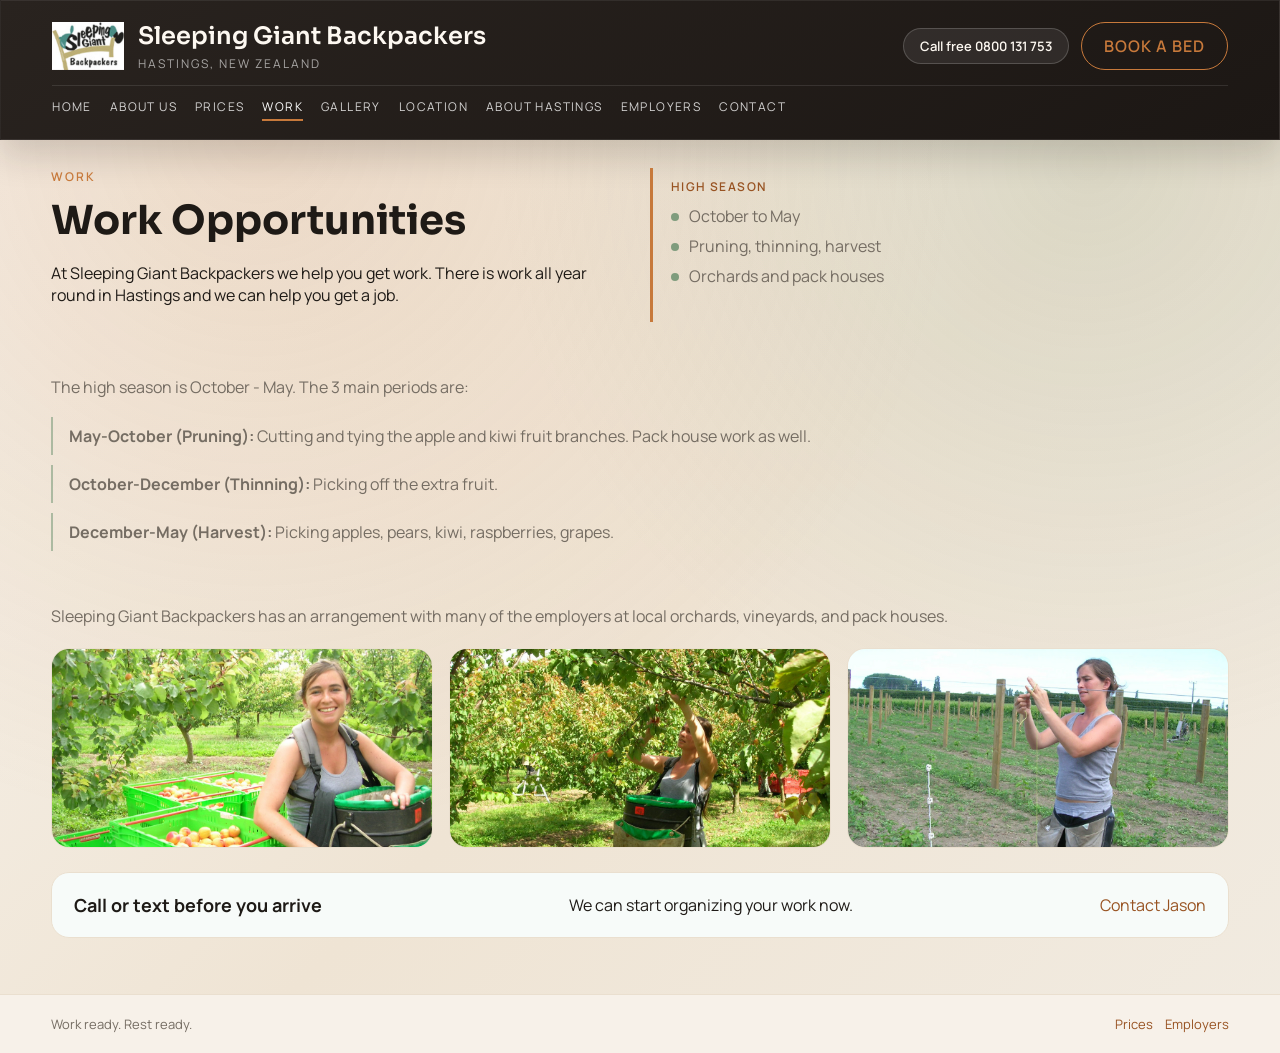
<file: work.html>
<!DOCTYPE html>
<html lang="en">
  <head>
    <meta charset="UTF-8" />
    <meta name="viewport" content="width=device-width, initial-scale=1" />
    <title>Sleeping Giant Backpackers | Work</title>
    <link rel="stylesheet" href="styles.css" />
  </head>
  <body class="page-work">
    <a class="skip-link" href="#main">Skip to content</a>
    <main id="main">
      <header class="site-header reveal">
        <div class="header-top">
          <div class="brand">
            <img
              class="brand-logo"
              src="assets/logo.png"
              alt="Sleeping Giant Backpackers logo"
            />
            <div>
              <p class="brand-title">Sleeping Giant Backpackers</p>
              <p class="brand-sub">Hastings, New Zealand</p>
            </div>
          </div>
          <div class="header-cta">
            <span class="contact-chip">Call free 0800 131 753</span>
            <a class="button ghost" href="contact.html">Book a bed</a>
          </div>
        </div>
        <nav class="site-nav stagger">
          <a class="nav-home" href="index.html">Home</a>
          <a class="nav-about" href="about.html">About Us</a>
          <a class="nav-prices" href="prices.html">Prices</a>
          <a class="nav-work" href="work.html" aria-current="page">Work</a>
          <a class="nav-gallery" href="gallery.html">Gallery</a>
          <a class="nav-location" href="location.html">Location</a>
          <a class="nav-hastings" href="about-hastings.html">About Hastings</a>
          <a class="nav-employers" href="employers.html">Employers</a>
          <a class="nav-contact" href="contact.html">Contact</a>
        </nav>
      </header>

      <section class="page-hero reveal">
        <div>
          <p class="eyebrow">Work</p>
          <h1>Work Opportunities</h1>
          <p>
            At Sleeping Giant Backpackers we help you get work. There is work
            all year round in Hastings and we can help you get a job.
          </p>
        </div>
        <div class="panel">
          <p class="panel-title">High season</p>
          <ul class="mini-list">
            <li>October to May</li>
            <li>Pruning, thinning, harvest</li>
            <li>Orchards and pack houses</li>
          </ul>
        </div>
      </section>

      <section class="section reveal">
        <p>The high season is October - May. The 3 main periods are:</p>
        <ul class="season-list stagger">
          <li>
            <strong>May-October (Pruning):</strong> Cutting and tying the apple
            and kiwi fruit branches. Pack house work as well.
          </li>
          <li>
            <strong>October-December (Thinning):</strong> Picking off the extra
            fruit.
          </li>
          <li>
            <strong>December-May (Harvest):</strong> Picking apples, pears,
            kiwi, raspberries, grapes.
          </li>
        </ul>
      </section>

      <section class="section reveal">
        <p>
          Sleeping Giant Backpackers has an arrangement with many of the
          employers at local orchards, vineyards, and pack houses.
        </p>
        <div class="image-strip stagger">
          <img
            src="assets/photos/sleeping_giant_hastings_backpackers_02.png"
            alt="Orchard rows in Hawke's Bay"
          />
          <img
            src="assets/photos/sleeping_giant_hastings_backpackers_16.png"
            alt="Vineyard work in Hastings"
          />
          <img
            src="assets/photos/sleeping_giant_hastings_backpackers_22.png"
            alt="Pack house preparation area"
          />
        </div>
        <div class="cta">
          <strong>Call or text before you arrive</strong>
          <span>We can start organizing your work now.</span>
          <a href="contact.html">Contact Jason</a>
        </div>
      </section>

      <footer class="footer">
        <span>Work ready. Rest ready.</span>
        <div class="link-list">
          <a href="prices.html">Prices</a>
          <a href="employers.html">Employers</a>
        </div>
      </footer>
    </main>
    <script src="site.js"></script>
  </body>
</html>
</file>
<file: styles.css>
@import url("https://fonts.googleapis.com/css2?family=Manrope:wght@300;400;500;600;700&family=Sora:wght@400;500;600;700&display=swap");

:root {
  --bg: #f4efe7;
  --surface: #ffffff;
  --surface-soft: #f7f1e9;
  --ink: #1e1a16;
  --ink-light: #fdf8f1;
  --muted: #756d63;
  --accent: #c7793b;
  --accent-strong: #985322;
  --sage: #7f9c7d;
  --border: #eadfcf;
  --charcoal: #29231f;
  --charcoal-deep: #1c1714;
  --shadow: 0 32px 70px rgba(29, 22, 17, 0.25);
  --shadow-soft: 0 16px 32px rgba(29, 22, 17, 0.16);
  --radius-lg: 26px;
  --radius-md: 18px;
  --radius-sm: 12px;
}

* {
  box-sizing: border-box;
}

body {
  margin: 0;
  font-family: "Manrope", "Segoe UI", sans-serif;
  background: linear-gradient(135deg, #f8f5ef 0%, #efe4d4 55%, #f1ebe1 100%);
  color: var(--ink);
  min-height: 100vh;
}

body::before {
  content: "";
  position: fixed;
  inset: 0;
  background: radial-gradient(
      circle at 20% 15%,
      rgba(199, 121, 59, 0.18),
      transparent 55%
    ),
    radial-gradient(
      circle at 85% 18%,
      rgba(127, 156, 125, 0.18),
      transparent 45%
    );
  z-index: 0;
}

a {
  color: var(--accent-strong);
  text-decoration: none;
}

a:hover {
  color: var(--accent);
}

img {
  max-width: 100%;
  display: block;
}

.skip-link {
  position: absolute;
  left: -999px;
  top: 16px;
  background: var(--surface);
  color: var(--ink);
  padding: 8px 14px;
  border-radius: 999px;
  z-index: 10;
}

.skip-link:focus {
  left: 16px;
}

main {
  position: relative;
  z-index: 1;
  width: min(1240px, 92vw);
  margin: 0 auto 0;
  padding-bottom: 0;
  min-height: 100vh;
  display: flex;
  flex-direction: column;
}

.site-header {
  background: linear-gradient(150deg, var(--charcoal), var(--charcoal-deep));
  color: var(--ink-light);
  border: 1px solid rgba(255, 255, 255, 0.08);
  border-radius: 0;
  padding: 18px max(4vw, calc((100vw - 1240px) / 2));
  box-shadow: var(--shadow-soft);
  backdrop-filter: blur(12px);
  width: 100vw;
  margin-left: calc(50% - 50vw);
  margin-right: calc(50% - 50vw);
}

.header-top {
  display: flex;
  align-items: center;
  justify-content: space-between;
  flex-wrap: wrap;
  gap: 16px;
}

.brand {
  display: flex;
  align-items: center;
  gap: 14px;
}

.brand-mark {
  width: 50px;
  height: 50px;
  border-radius: 14px;
  background: linear-gradient(
    135deg,
    rgba(255, 255, 255, 0.2),
    rgba(199, 121, 59, 0.75)
  );
  color: var(--ink-light);
  font-family: "Sora", sans-serif;
  font-size: 20px;
  display: grid;
  place-items: center;
  font-weight: 700;
  letter-spacing: 1px;
}

.brand-logo {
  width: 72px;
  height: 54px;
  object-fit: contain;
  display: block;
}

.brand-title {
  margin: 0;
  font-family: "Sora", sans-serif;
  font-size: 24px;
  font-weight: 600;
  color: var(--ink-light);
}

.brand-sub {
  margin: 4px 0 0;
  font-size: 12px;
  color: rgba(255, 255, 255, 0.6);
  text-transform: uppercase;
  letter-spacing: 2px;
}

.header-cta {
  display: flex;
  flex-wrap: wrap;
  gap: 12px;
  align-items: center;
}

.contact-chip {
  padding: 8px 16px;
  border-radius: 999px;
  background: rgba(255, 255, 255, 0.08);
  border: 1px solid rgba(255, 255, 255, 0.18);
  font-size: 13px;
  font-weight: 600;
  color: var(--ink-light);
  animation: float 6s ease-in-out infinite;
}

.site-nav {
  display: flex;
  flex-wrap: wrap;
  gap: 10px 18px;
  font-size: 12px;
  text-transform: uppercase;
  letter-spacing: 1.4px;
  border-top: 1px solid rgba(255, 255, 255, 0.1);
  padding-top: 12px;
  margin-top: 12px;
}

.site-nav a {
  color: rgba(255, 255, 255, 0.8);
  text-decoration: none;
  padding-bottom: 4px;
  border-bottom: 2px solid transparent;
  transition: color 0.3s ease, border-color 0.3s ease;
}

.site-nav a:hover {
  color: var(--accent);
}

.site-nav a[aria-current="page"] {
  border-bottom-color: var(--accent);
  color: #fff;
}

.eyebrow {
  text-transform: uppercase;
  letter-spacing: 2px;
  color: var(--accent);
  font-size: 12px;
  font-weight: 600;
  margin: 0 0 10px;
}

.hero {
  margin-top: 28px;
  position: relative;
  min-height: 64vh;
  border-radius: var(--radius-lg);
  overflow: hidden;
  display: grid;
  align-items: center;
  text-align: center;
  color: #fff;
  box-shadow: var(--shadow);
}

.hero::after {
  content: "";
  position: absolute;
  inset: 0;
  background: linear-gradient(
    180deg,
    rgba(20, 17, 14, 0.4) 0%,
    rgba(20, 17, 14, 0.7) 65%,
    rgba(20, 17, 14, 0.85) 100%
  );
  z-index: 1;
}

.hero-media {
  position: absolute;
  inset: 0;
  z-index: 0;
}

.hero-media img {
  width: 100%;
  height: 100%;
  object-fit: cover;
  transform: scale(1.05);
  animation: heroZoom 18s ease-in-out infinite;
}

.hero-content {
  position: relative;
  z-index: 2;
  padding: 56px 36px 64px;
  display: grid;
  gap: 18px;
  justify-items: center;
}

.hero h1 {
  font-family: "Sora", sans-serif;
  font-size: clamp(36px, 5vw, 56px);
  margin: 0;
  letter-spacing: 0.5px;
}

.hero-copy {
  margin: 0;
  color: rgba(255, 255, 255, 0.8);
  line-height: 1.6;
  max-width: 680px;
}

.hero-actions {
  display: flex;
  flex-wrap: wrap;
  gap: 12px;
  justify-content: center;
}

.hero-actions .button.ghost {
  border-color: rgba(255, 255, 255, 0.7);
  color: #fff;
}

.hero-actions .button.ghost:hover {
  border-color: var(--accent);
  color: var(--accent);
}

.booking-bar {
  position: relative;
  display: grid;
  gap: 12px;
  grid-template-columns: repeat(4, minmax(0, 1fr));
  padding: 16px;
  border-radius: 999px;
  background: rgba(255, 255, 255, 0.95);
  border: 1px solid rgba(255, 255, 255, 0.6);
  box-shadow: var(--shadow-soft);
  width: min(760px, 100%);
}

.booking-bar::after {
  content: "";
  position: absolute;
  inset: -30% -120% 0;
  background: linear-gradient(
    120deg,
    transparent,
    rgba(255, 255, 255, 0.5),
    transparent
  );
  animation: sheen 6s linear infinite;
  pointer-events: none;
}

.booking-field {
  display: grid;
  gap: 6px;
  text-align: left;
}

.booking-field label {
  font-size: 11px;
  text-transform: uppercase;
  letter-spacing: 1px;
  color: var(--muted);
  font-weight: 600;
}

.booking-field input,
.booking-field select {
  border: none;
  font-family: inherit;
  font-size: 14px;
  color: var(--ink);
  outline: none;
  background: transparent;
}

.booking-button {
  display: flex;
  align-items: flex-end;
  justify-content: flex-end;
}

.info-grid {
  display: grid;
  gap: 12px;
  grid-template-columns: repeat(auto-fit, minmax(180px, 1fr));
  width: min(840px, 100%);
}

.info-card {
  border: none;
  padding: 10px 0 10px 16px;
  border-left: 3px solid rgba(255, 255, 255, 0.7);
  background: transparent;
  color: var(--ink-light);
  box-shadow: none;
}

.info-label {
  margin: 0 0 6px;
  font-size: 12px;
  text-transform: uppercase;
  letter-spacing: 1.4px;
  color: var(--muted);
}

.info-card strong {
  display: block;
  font-size: 18px;
  margin-bottom: 4px;
}

.section {
  margin-top: 36px;
}

main > section:last-of-type {
  margin-bottom: 56px;
}

.section h2 {
  font-family: "Sora", sans-serif;
  font-size: 28px;
  margin: 0 0 16px;
}

.section p {
  color: var(--muted);
  line-height: 1.7;
}

.page-hero {
  display: grid;
  gap: 20px;
  grid-template-columns: repeat(auto-fit, minmax(260px, 1fr));
  margin-top: 28px;
  padding: 0;
  border-radius: 0;
  background: transparent;
  border: none;
  box-shadow: none;
}

.page-hero h1 {
  font-family: "Sora", sans-serif;
  font-size: clamp(28px, 4vw, 40px);
  margin: 0 0 12px;
}

.panel {
  padding: 10px 0 10px 18px;
  border-radius: 0;
  background: transparent;
  border: none;
  border-left: 3px solid var(--accent);
}

.panel-title {
  margin: 0 0 10px;
  font-weight: 600;
  text-transform: uppercase;
  letter-spacing: 1.4px;
  font-size: 12px;
  color: var(--accent-strong);
}

.mini-list {
  list-style: none;
  padding: 0;
  margin: 0;
  display: grid;
  gap: 8px;
}

.mini-list li {
  position: relative;
  padding-left: 18px;
  color: var(--muted);
}

.mini-list li::before {
  content: "";
  position: absolute;
  left: 0;
  top: 8px;
  width: 8px;
  height: 8px;
  border-radius: 50%;
  background: var(--sage);
}

.two-column {
  display: grid;
  gap: 24px;
  grid-template-columns: repeat(auto-fit, minmax(240px, 1fr));
}

.feature-list {
  list-style: none;
  padding: 0;
  margin: 0;
  display: grid;
  gap: 12px;
  grid-template-columns: repeat(auto-fit, minmax(220px, 1fr));
}

.feature-list li {
  padding: 8px 0 8px 34px;
  position: relative;
  color: var(--muted);
  border: none;
  border-radius: 0;
  background: transparent;
  box-shadow: none;
  transition: transform 0.3s ease;
}

.feature-list li::before {
  content: "";
  position: absolute;
  left: 10px;
  top: 14px;
  width: 10px;
  height: 10px;
  border-radius: 50%;
  background: var(--sage);
  box-shadow: 0 0 0 3px rgba(127, 156, 125, 0.2);
}

.feature-list li:hover {
  transform: translateY(-4px);
}

.facility-grid {
  list-style: none;
  padding: 0;
  margin: 0;
  display: grid;
  gap: 14px;
  grid-template-columns: repeat(auto-fit, minmax(210px, 1fr));
  grid-auto-rows: minmax(140px, auto);
}

.facility-card {
  display: flex;
  flex-direction: column;
  align-items: center;
  justify-content: center;
  gap: 10px;
  padding: 16px 14px 18px;
  border-radius: var(--radius-sm);
  background: var(--surface);
  border: 1px solid var(--border);
  box-shadow: 0 10px 24px rgba(29, 22, 17, 0.08);
  color: var(--ink);
  text-align: center;
  height: 100%;
  transition: transform 0.3s ease, box-shadow 0.3s ease;
}

.facility-icon {
  display: inline-block;
  line-height: 1;
  transform: scale(1.6);
  transform-origin: center;
  font-variation-settings: "opsz" 40, "wght" 500, "FILL" 0, "GRAD" 0;
  color: var(--accent);
}

.facility-card:hover {
  animation: glowPulse 1.6s ease-in-out infinite;
  box-shadow: 0 14px 30px rgba(29, 22, 17, 0.16),
    0 0 26px rgba(199, 121, 59, 0.28);
  transform: translateY(-4px);
}

@keyframes glowPulse {
  0% {
    box-shadow: 0 10px 24px rgba(29, 22, 17, 0.12),
      0 0 14px rgba(199, 121, 59, 0.14);
  }
  50% {
    box-shadow: 0 16px 34px rgba(29, 22, 17, 0.18),
      0 0 30px rgba(199, 121, 59, 0.35);
  }
  100% {
    box-shadow: 0 10px 24px rgba(29, 22, 17, 0.12),
      0 0 14px rgba(199, 121, 59, 0.14);
  }
}

.cta {
  margin-top: 24px;
  padding: 20px 22px;
  border: 1px solid var(--border);
  border-radius: var(--radius-md);
  background: #f7fbf9;
  display: flex;
  flex-wrap: wrap;
  gap: 10px 24px;
  align-items: center;
  justify-content: space-between;
}

.split-panels {
  display: flex;
  gap: 28px;
  align-items: stretch;
}

.split-panel {
  flex: 1 1 0;
  min-width: 0;
  display: flex;
  flex-direction: column;
}

.split-panels .cta {
  margin-top: 0;
  flex: 1;
  flex-direction: column;
  flex-wrap: nowrap;
  align-items: flex-start;
  justify-content: flex-start;
  gap: 8px;
}

.split-panels .cta .cta-line {
  display: flex;
  gap: 8px;
  align-items: baseline;
}

.split-panels .cta .cta-or {
  color: var(--muted);
}

.cta-text {
  display: flex;
  flex-wrap: wrap;
  gap: 8px 24px;
  align-items: baseline;
}

.cta strong {
  font-size: 18px;
}

.card-grid {
  display: grid;
  gap: 18px;
  grid-template-columns: repeat(auto-fit, minmax(220px, 1fr));
}

.card {
  border: none;
  background: transparent;
  border-radius: 0;
  overflow: hidden;
  display: grid;
  gap: 12px;
  transition: transform 0.35s ease, box-shadow 0.35s ease;
}

.card:hover {
  transform: translateY(-6px);
}

.card img {
  width: 100%;
  aspect-ratio: 1.5/1;
  object-fit: cover;
  border-radius: var(--radius-md);
}

.page-gallery .card img {
  border-radius: 0;
  cursor: pointer;
  transform: scale(1);
  transition: transform 0.6s ease;
}

.page-gallery .card img:hover {
  animation: galleryHover 1.8s ease-in-out forwards;
}

.card-body {
  padding: 8px 0 0;
}

.lightbox {
  position: fixed;
  inset: 0;
  display: flex;
  align-items: center;
  justify-content: center;
  background: rgba(15, 12, 10, 0.82);
  opacity: 0;
  pointer-events: none;
  transition: opacity 0.35s ease;
  z-index: 9999;
}

.lightbox.is-open {
  opacity: 1;
  pointer-events: auto;
}

.lightbox-content {
  position: relative;
  width: min(1100px, 92vw);
  max-height: 86vh;
  display: grid;
  gap: 12px;
  justify-items: center;
  transform: scale(0.98);
  transition: transform 0.4s ease;
}

.lightbox.is-open .lightbox-content {
  transform: scale(1);
}

.lightbox-image {
  width: 100%;
  max-height: 70vh;
  object-fit: contain;
  background: #111;
}

.lightbox-caption {
  margin: 0;
  color: #f4f1eb;
  font-size: 14px;
  letter-spacing: 0.3px;
}

.lightbox-close,
.lightbox-nav {
  position: absolute;
  border: none;
  background: rgba(255, 255, 255, 0.2);
  color: #fff;
  width: 54px;
  height: 54px;
  border-radius: 999px;
  cursor: pointer;
  font-size: 20px;
  font-weight: 700;
  border: 1px solid rgba(255, 255, 255, 0.4);
  box-shadow: 0 10px 24px rgba(0, 0, 0, 0.35);
  transition: background 0.25s ease, transform 0.25s ease, box-shadow 0.25s ease;
}

.lightbox-close:hover,
.lightbox-nav:hover {
  background: rgba(255, 255, 255, 0.32);
  transform: translateY(-2px) scale(1.03);
  box-shadow: 0 14px 30px rgba(0, 0, 0, 0.4);
}

.lightbox-close {
  top: -18px;
  right: 0;
}

.lightbox-prev {
  left: -18px;
  top: 45%;
  transform: translateY(-50%);
}

.lightbox-next {
  right: -18px;
  top: 45%;
  transform: translateY(-50%);
}

.image-strip {
  margin-top: 18px;
  display: grid;
  gap: 16px;
  grid-template-columns: repeat(auto-fit, minmax(220px, 1fr));
}

.image-strip img {
  width: 100%;
  height: 200px;
  object-fit: cover;
  border-radius: var(--radius-md);
  border: 1px solid var(--border);
}

.page-hastings .image-strip {
  margin-bottom: 20px;
}

.page-hastings .image-strip img {
  height: 260px;
}

.employers-layout {
  align-items: stretch;
}

.employers-photo {
  position: relative;
  min-height: 100%;
  align-self: stretch;
}

.square-photo {
  position: absolute;
  inset: 0;
  width: 100%;
  height: 100%;
  aspect-ratio: auto;
  object-fit: cover;
  border-radius: 0;
  border: 1px solid var(--border);
  display: block;
}

.price-tag {
  font-family: "Sora", sans-serif;
  font-size: 22px;
  margin: 0;
}

.map-frame {
  border: 0;
  width: 100%;
  height: 360px;
  border-radius: var(--radius-md);
  box-shadow: var(--shadow-soft);
}

.form-grid {
  display: grid;
  gap: 12px;
}

.form-grid label {
  font-size: 12px;
  font-weight: 600;
  text-transform: uppercase;
  letter-spacing: 1px;
}

.form-grid input,
.form-grid textarea,
.form-grid select {
  width: 100%;
  padding: 12px 14px;
  border: 1px solid var(--border);
  border-radius: var(--radius-sm);
  font-family: inherit;
  background: #fff;
}

.form-grid textarea {
  min-height: 120px;
  resize: vertical;
}

.contact-cards {
  display: grid;
  gap: 18px;
  grid-template-columns: repeat(auto-fit, minmax(220px, 1fr));
  margin-bottom: 24px;
}

.contact-owner {
  margin: 0 0 16px;
  font-family: "Sora", sans-serif;
  font-size: 20px;
  font-weight: 600;
  color: var(--ink);
  text-transform: uppercase;
  letter-spacing: 1.6px;
}

.contact-card {
  border: 2px solid var(--accent);
  padding: 22px 18px;
  text-align: center;
  background: var(--surface);
}

.contact-card h3 {
  margin: 0 0 10px;
  font-family: "Sora", sans-serif;
  font-size: 20px;
}

.contact-card p {
  margin: 6px 0;
  color: var(--muted);
}

.contact-icon {
  width: 64px;
  height: 64px;
  border-radius: 50%;
  border: 2px dotted var(--accent);
  display: grid;
  place-items: center;
  margin: 0 auto 14px;
  font-weight: 700;
  color: var(--accent-strong);
  letter-spacing: 1px;
}

.contact-icon svg {
  width: 28px;
  height: 28px;
}

.contact-subtitle {
  margin: 0 0 8px;
  text-transform: uppercase;
  letter-spacing: 1.2px;
  font-size: 12px;
  font-weight: 600;
  color: var(--accent-strong);
}

.button {
  padding: 12px 22px;
  border: none;
  border-radius: 999px;
  background: var(--accent);
  color: #fff;
  font-weight: 600;
  text-transform: uppercase;
  letter-spacing: 1px;
  cursor: pointer;
  text-decoration: none;
  display: inline-flex;
  align-items: center;
  justify-content: center;
  transition: transform 0.3s ease, box-shadow 0.3s ease, background 0.3s ease;
  box-shadow: 0 12px 24px rgba(199, 121, 59, 0.25);
}

.button:hover {
  transform: translateY(-2px);
  background: var(--accent-strong);
  box-shadow: 0 16px 30px rgba(199, 121, 59, 0.35);
}

.button.ghost {
  background: transparent;
  border: 1px solid var(--accent);
  color: var(--accent);
  box-shadow: none;
}

.table-block {
  border: none;
  border-left: 3px solid var(--accent);
  padding: 10px 0 10px 18px;
  border-radius: 0;
  background: transparent;
}

.season-list {
  list-style: none;
  padding: 0;
  margin: 0;
  display: grid;
  gap: 10px;
}

.season-list li {
  padding: 8px 0 8px 16px;
  border: none;
  border-left: 2px solid rgba(127, 156, 125, 0.6);
  border-radius: 0;
  background: transparent;
  color: var(--muted);
}

.link-list {
  display: flex;
  gap: 12px;
  flex-wrap: wrap;
}

.footer {
  border-top: 1px solid var(--border);
  margin-top: auto;
  padding: 20px max(4vw, calc((100vw - 1240px) / 2));
  font-size: 13px;
  color: var(--muted);
  display: flex;
  flex-wrap: wrap;
  gap: 10px 20px;
  justify-content: space-between;
  background: var(--surface-soft);
  width: 100vw;
  margin-left: calc(50% - 50vw);
  margin-right: calc(50% - 50vw);
}

.js .reveal {
  opacity: 0;
  transform: translateY(24px);
  transition: opacity 0.8s ease, transform 0.8s ease;
}

.js .reveal.is-visible {
  opacity: 1;
  transform: translateY(0);
}

.js .stagger > * {
  opacity: 0;
  transform: translateY(20px);
  transition: opacity 0.7s ease, transform 0.7s ease;
  transition-delay: var(--delay, 0ms);
}

.js .stagger.is-visible > * {
  opacity: 1;
  transform: translateY(0);
}

@keyframes heroZoom {
  0% {
    transform: scale(1.05);
  }
  50% {
    transform: scale(1.1);
  }
  100% {
    transform: scale(1.05);
  }
}

@keyframes galleryHover {
  0% {
    transform: scale(1);
  }
  40% {
    transform: scale(0.95);
  }
  100% {
    transform: scale(1.04);
  }
}

@keyframes float {
  0% {
    transform: translateY(0);
  }
  50% {
    transform: translateY(-4px);
  }
  100% {
    transform: translateY(0);
  }
}

@keyframes sheen {
  0% {
    transform: translateX(-30%);
    opacity: 0;
  }
  30% {
    opacity: 1;
  }
  60% {
    opacity: 0;
  }
  100% {
    transform: translateX(30%);
    opacity: 0;
  }
}

@media (prefers-reduced-motion: reduce) {
  .contact-chip,
  .hero-media img,
  .booking-bar::after {
    animation: none;
  }

  .page-gallery .card img {
    animation: none;
    transition: none;
  }

  .facility-card:hover {
    animation: none;
    transform: none;
  }

  .js .reveal,
  .js .stagger > * {
    transition: none;
  }
}

@media (max-width: 980px) {
  .hero-content {
    padding: 48px 28px 56px;
  }

  .split-panels {
    flex-direction: column;
  }

  .employers-layout {
    grid-template-columns: 1fr;
  }

  .employers-photo {
    min-height: 0;
    aspect-ratio: 1 / 1;
  }

  .square-photo {
    position: static;
    height: 100%;
  }

  .booking-bar {
    border-radius: var(--radius-md);
    grid-template-columns: repeat(2, minmax(0, 1fr));
  }

  .booking-button {
    grid-column: span 2;
    justify-content: stretch;
  }

  .booking-button .button {
    width: 100%;
  }
}

@media (min-width: 1100px) {
  .page-gallery .card-grid {
    grid-template-columns: repeat(3, minmax(0, 1fr));
  }
}

@media (max-width: 720px) {
  .site-header {
    padding: 16px;
  }

  .site-nav {
    font-size: 11px;
  }

  .hero {
    min-height: 70vh;
  }
}
</file>
